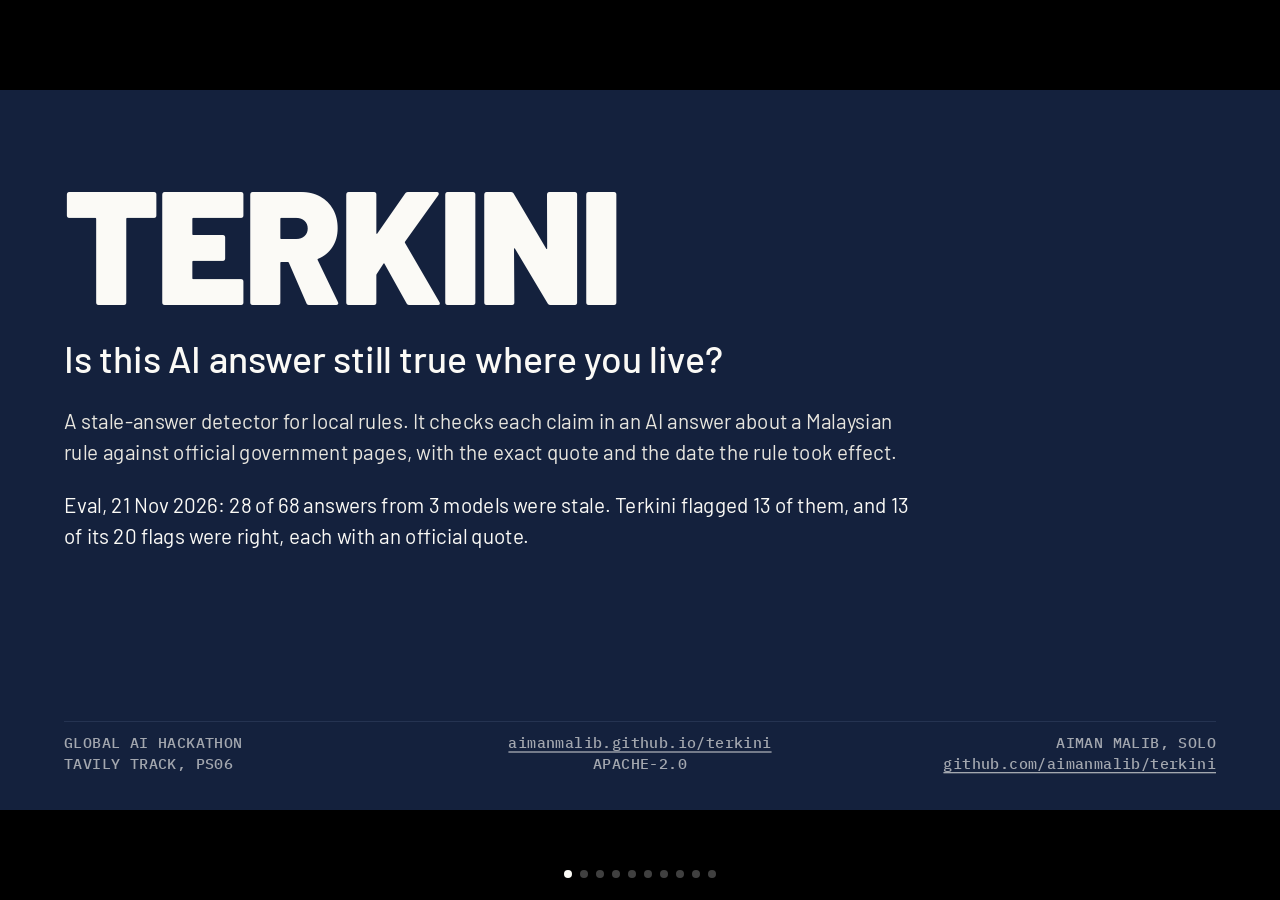
<file: deck/index.html>
<!doctype html>
<html lang="en">
<head>
<meta charset="utf-8">
<meta name="viewport" content="width=device-width, initial-scale=1">
<title>Terkini: slides</title>
<link rel="preconnect" href="https://fonts.googleapis.com">
<link rel="preconnect" href="https://fonts.gstatic.com" crossorigin>
<link href="https://fonts.googleapis.com/css2?family=Barlow:wght@400;500;600;700;900&family=IBM+Plex+Mono:wght@400;500&display=swap" rel="stylesheet">
<link rel="stylesheet" href="studio.css">
<style>
/* Terkini palette = docs/index.html: ink 14213d, paper fbfaf6, verdicts fresh 1f7a4d / unsure 9a6700 / stale b3261e.
   Studio binary: ink surface with paper type, paper surface with ink type. Verdict colours only on paper. */
:root{--ink:#14213D;--ink-alt:#1C2B4A;--acc:#FBFAF6;--acc-rgb:251,250,246;--body:#E8E6DF;--border-dark:#2E3C5C;--fresh:#1F7A4D;--unsure:#9A6700;--stale:#B3261E}
.v{display:inline-block;font:900 30px/1 Barlow;letter-spacing:.03em;padding:12px 20px 10px;border:3px solid;border-radius:999px;background:#FBFAF6;text-transform:uppercase}
.v.ok{color:var(--fresh)}.v.uns{color:var(--unsure)}.v.old{color:var(--stale)}
.box{border:2px solid var(--ink);padding:18px 24px}
.box b{font:900 30px/1.1 Barlow;text-transform:uppercase}
.box div{font-size:25px;margin-top:6px}
.box.fill{background:var(--ink)}
.box.fill b{color:var(--acc)}.box.fill div{color:var(--body)}
.arrow{height:30px;border-left:2px solid var(--ink);margin-left:56px}
.side{display:grid;grid-template-columns:1fr 1fr;gap:72px}
blockquote{margin:0;font:500 50px/1.3 Barlow;color:var(--ink);border-left:6px solid var(--stale);padding-left:28px}
blockquote.now{border-left-color:var(--fresh)}
pre.code{font-size:23px;line-height:1.45}
pre.code .old{color:#FF8A80}pre.code .ok{color:#8BE0B0}pre.code .uns{color:#FFD27A}
.bars{display:grid;gap:22px}
.bar{display:grid;grid-template-columns:1fr 80px;align-items:center;column-gap:18px;row-gap:8px}
.bar span{grid-column:1/-1;font:500 24px/1.25 Barlow;color:var(--ink)}
.bar i{display:block;height:34px;width:var(--w);background:var(--ink)}
.bar i.nq{background:none;border:2px dashed var(--on-light-3)}
.bar b{font:700 40px/1 Barlow;color:var(--ink);font-variant-numeric:tabular-nums}
.next{margin:0;padding-left:1.3em}.next li{margin-top:4px}
</style>
</head>
<body>
<!-- Every number on these slides comes from README.md (recorded runs of 20 Nov 2026, eval of 21 Nov 2026). Do not add numbers here. -->
<div class="deck-viewport"><div class="deck-stage" id="stage">

<!-- === 01 COVER === -->
<section class="slide dark">
  <div style="display:flex;flex-direction:column;gap:34px;margin-top:70px;max-width:1500px">
    <h1 class="display" data-anim style="font-size:240px">Terkini</h1>
    <p class="lead" data-anim style="--d:2;font-size:56px;color:var(--acc)">Is this AI answer still true where you live?</p>
    <p class="p" data-anim style="--d:3;max-width:1300px">A stale-answer detector for local rules. It checks each claim in an AI answer about a Malaysian rule against official government pages, with the exact quote and the date the rule took effect.</p>
    <p class="p" data-anim style="--d:4;max-width:1300px;color:var(--acc)">Eval, 21 Nov 2026: 28 of 68 answers from 3 models were stale. Terkini flagged 13 of them, and 13 of its 20 flags were right, each with an official quote.</p>
  </div>
  <div style="margin-top:auto;display:grid;grid-template-columns:1fr 1fr 1fr;border-top:1px solid var(--border-dark);padding-top:16px" class="cap">
    <span>Global AI Hackathon<br>Tavily track, PS06</span>
    <span style="text-align:center"><a href="https://aimanmalib.github.io/terkini/">aimanmalib.github.io/terkini</a><br>Apache-2.0</span>
    <span style="text-align:right">Aiman Malib, solo<br><a href="https://github.com/aimanmalib/terkini">github.com/aimanmalib/terkini</a></span>
  </div>
</section>

<!-- === 02 PROBLEM === -->
<section class="slide light">
  <div class="chrome"><span>Problem and potential impact</span><span>02 / 10</span></div>
  <div class="body" style="gap:44px">
    <h2 class="h2" data-anim>AI answers keep old rules alive</h2>
    <div class="side">
      <div data-anim style="--d:2;display:flex;flex-direction:column;gap:18px">
        <p class="cap" style="margin:0;color:var(--on-light-2)">Grok 4.7, asked for the standard service tax rate</p>
        <blockquote>"The standard service tax rate in Malaysia is 6%."</blockquote>
      </div>
      <div data-anim style="--d:3;display:flex;flex-direction:column;gap:18px">
        <p class="cap" style="margin:0;color:var(--on-light-2)">customs.gov.my, read through Tavily on 21 Nov 2026</p>
        <blockquote class="now">"…the service tax rate for most prescribed taxable services … will increase from 6% to 8%, effective from 01 March 2024."</blockquote>
      </div>
    </div>
    <ul class="dash" data-anim style="--d:4;margin-top:auto;margin-bottom:10px">
      <li>Minimum wage, EPF rates, tariffs and e-invoicing limits change by order. Models learned the old figure.</li>
      <li>The people who ask are small employers and shop owners. A stale answer can mean a wrong payslip.</li>
    </ul>
  </div>
  <div class="foot"><span>Terkini</span><span>Problem</span></div>
</section>

<!-- === 03 INNOVATION === -->
<section class="slide dark">
  <div class="chrome"><span>Innovation</span><span>03 / 10</span></div>
  <div class="body" style="gap:50px">
    <h2 class="h2" data-anim>Official pages decide. Code checks the quote.</h2>
    <div style="display:grid;grid-template-columns:1fr 1fr 1fr;gap:56px">
      <div class="col on" data-anim style="--d:2"><h3 class="h3">Official domains only</h3><p class="p" style="font-size:28px">Tavily searches only the domains in the country pack. A blog or a news site can add context. It cannot decide a verdict.</p></div>
      <div class="col on" data-anim style="--d:3"><h3 class="h3">No quote, no verdict</h3><p class="p" style="font-size:28px">The judge model must quote the official page. Code checks the quote word for word, and the date must sit inside it. Otherwise the claim is unverifiable.</p></div>
      <div class="col on" data-anim style="--d:4"><h3 class="h3">A date, not just a flag</h3><p class="p" style="font-size:28px">The report says when the rule took effect, and the date the answer reads as if it were written before.</p></div>
    </div>
    <div data-anim style="--d:5;display:flex;gap:16px;margin-top:auto;margin-bottom:12px"><span class="v ok">current</span><span class="v uns">unverifiable</span><span class="v old">outdated</span></div>
  </div>
  <div class="foot"><span>Terkini</span><span>Verdict · quote · date</span></div>
</section>

<!-- === 04 TECHNICAL EXECUTION === -->
<section class="slide light">
  <div class="chrome"><span>Technical execution · Architecture</span><span>04 / 10</span></div>
  <div class="body" style="display:grid;grid-template-columns:760px 1fr;gap:90px">
    <div style="display:flex;flex-direction:column;gap:36px">
      <h2 class="h2" data-anim>One claim, six steps</h2>
      <ul class="dash" data-anim style="--d:2">
        <li>Python, FastAPI, httpx and Pydantic. Every weight, limit, domain and model id lives in a config file.</li>
        <li>The score is plain arithmetic from <span class="hl">config/score.toml</span>, so it is the same on every machine.</li>
        <li>Tests run offline on recorded live runs. They hold no keys.</li>
      </ul>
    </div>
    <div data-anim style="--d:3;display:flex;flex-direction:column">
      <div class="box"><b>Extract claims</b><div>model via Bifrost, JSON</div></div><div class="arrow"></div>
      <div class="box"><b>Tavily Search</b><div>official domains only, retry once deeper</div></div><div class="arrow"></div>
      <div class="box"><b>Tavily Extract</b><div>top 2 official pages, PDFs included</div></div><div class="arrow"></div>
      <div class="box"><b>Judge</b><div>model from another vendor, via Bifrost</div></div><div class="arrow"></div>
      <div class="box fill"><b>Quote check in code</b><div>word for word on the named page</div></div><div class="arrow"></div>
      <div class="box"><b>Score</b><div>fixed weights, effective date</div></div>
    </div>
  </div>
  <div class="foot"><span>Terkini</span><span>Code has the last word</span></div>
</section>

<!-- === 05 USE OF AI: TAVILY + BIFROST === -->
<section class="slide dark">
  <div class="chrome"><span>Use of AI</span><span>05 / 10</span></div>
  <div class="body" style="gap:44px">
    <h2 class="h2" data-anim>How Tavily and Bifrost each contribute</h2>
    <div class="side" style="flex:1">
      <div class="col on" data-anim style="--d:2">
        <h3 class="h3">Tavily: the evidence</h3>
        <ul class="dash" style="gap:14px">
          <li style="font-size:27px">Search with the pack's domains and <span class="hl">include_domains_mode = restrict</span>.</li>
          <li style="font-size:27px"><span class="hl">max_age_hours = 0</span> for rules that change often; on HTTP 434, one retry marked "Tavily cached copy".</li>
          <li style="font-size:27px">Extract reads the official pages and PDFs the quote is checked against.</li>
          <li style="font-size:27px">Credits read from every response; a guard stops a run before a limit.</li>
        </ul>
      </div>
      <div class="col on" data-anim style="--d:3">
        <h3 class="h3">Bifrost: every model call</h3>
        <ul class="dash" style="gap:14px">
          <li style="font-size:27px">One virtual key with a daily budget and rate limits.</li>
          <li style="font-size:27px">Fallback models on every request; an upstream timeout moves to the next one.</li>
          <li style="font-size:27px">Three answering models from three vendors. The judge is from a fourth, so no model grades itself.</li>
          <li style="font-size:27px">The official image, pinned by digest.</li>
        </ul>
      </div>
    </div>
  </div>
  <div class="foot"><span>Terkini</span><span>Evidence · gateway</span></div>
</section>

<!-- === 06 EVALUATION === -->
<section class="slide dark">
  <div class="chrome"><span>Technical execution · Evaluation</span><span>06 / 10</span></div>
  <div class="body" style="gap:40px">
    <h2 class="h2" data-anim>68 answers, 3 models, one answer key</h2>
    <p class="p" data-anim style="--d:2;max-width:1500px">23 questions about Malaysian rules. The key was read from official pages before any model answered. Every answer was checked on 21 Nov 2026.</p>
    <div class="stats" style="grid-template-columns:repeat(4,1fr)">
      <div class="stat" data-anim style="--d:3"><b>28</b><span>of 68 answers differ from the current official value</span></div>
      <div class="stat" data-anim style="--d:4"><b>13</b><span>of them flagged by Terkini, with the official quote</span></div>
      <div class="stat" data-anim style="--d:5"><b>65%</b><span>precision: 13 of 20 flags were right</span></div>
      <div class="stat" data-anim style="--d:6"><b>46%</b><span>recall: most misses end unverifiable, not wrong</span></div>
    </div>
    <ul class="dash" data-anim style="--d:7;margin-top:24px">
      <li>With the hybrid step: the model proposes a current value, an official quote must state it. Two of its three extra catches are weak matches (docs/EVAL.md). v0.1.0 without it: 10 of 17 flags right, 59% precision, 36% recall.</li>
      <li>Grok 4.7: 20 of 23 answers differ from the key; 12 flagged, 12 right. DeepSeek: 6 differ; 4 flagged, 1 right. Kimi: 2 differ; 4 flagged, none right.</li>
      <li>214 claims checked, 79 verdicts backed by an exact official quote, 276 + 67 Tavily credits.</li>
    </ul>
  </div>
  <div class="foot"><span>Terkini</span><span>docs/EVAL.md · eval/my/results.json</span></div>
</section>

<!-- === 07 PAGE === -->
<section class="slide light">
  <div class="chrome"><span>User experience</span><span>07 / 10</span></div>
  <div class="body" style="gap:30px">
    <div style="display:grid;grid-template-columns:1fr 760px;gap:50px;align-items:end">
      <h2 class="h2" data-anim>Each claim marked in the answer</h2>
      <p class="p" data-anim style="--d:2;font-size:27px">Six recorded runs, English and Bahasa Melayu, no key. Open a claim to see the official quote, the date and the source.</p>
    </div>
    <div class="frame top" data-anim style="--d:3"><img src="img/replay-page.png" alt="The replay page: recorded runs on the left; the answer with each claim underlined in its verdict colour; an outdated claim card with the official value and the date it took effect"></div>
  </div>
  <div class="foot"><span>Terkini</span><span><a href="https://aimanmalib.github.io/terkini/">aimanmalib.github.io/terkini</a></span></div>
</section>

<!-- === 08 WORKING PROTOTYPE === -->
<section class="slide light">
  <div class="chrome"><span>Working prototype</span><span>08 / 10</span></div>
  <div class="body" style="gap:30px">
    <div style="display:grid;grid-template-columns:1fr 860px;gap:50px;align-items:end">
      <h2 class="h2" data-anim>A live eval run, shown offline</h2>
      <p class="p" data-anim style="--d:2;font-size:27px">No key needed:<br><span class="mono" style="font-size:24px">uv run terkini check --pack my --case my-03--grok-4-7</span></p>
    </div>
<pre class="code" data-anim style="--d:3">Terkini · pack my · checked on 2026-11-21 (eval run, 2026-11-21)

<span class="old">OLD outdated      score   0</span>  The standard service tax rate in Malaysia is 6%.
      official now: 8%
      in force from: 2024-03-01
      source: https://mystods.customs.gov.my/storage/app/media/pdf/guide/guide-on-…
      quote: "… the service tax rate for most prescribed taxable services under
              Service Tax Act 2018 (“STA 2018”) … will increase from 6% to 8%,
              effective from 01 March 2024."
…
2 claims checked, 1 outdated, 2 skipped, 1 Tavily credits
<span class="uns">This answer reads as if written before 2024-03-01</span></pre>
    <p class="p" data-anim style="--d:4;font-size:26px">The answer key labels this Grok 4.7 answer stale. Misses and false alarms are listed in docs/EVAL.md; <span class="mono" style="font-size:24px">--case my-12-kimi-k3-1-pro</span> replays one false alarm.</p>
  </div>
  <div class="foot"><span>Terkini</span><span>Command line · HTTP API · demo/run.sh</span></div>
</section>

<!-- === 09 SCALABILITY === -->
<section class="slide dark">
  <div class="chrome"><span>Scalability and potential</span><span>09 / 10</span></div>
  <div class="body" style="gap:44px">
    <h2 class="h2" data-anim>A new country is a new pack file</h2>
    <div class="side">
      <ul class="dash" data-anim style="--d:2">
        <li>A pack lists official domains, claim categories, which ones change often, and the evaluation questions. Code holds no domains.</li>
        <li>A claim checked today is reused from a local cache at no cost.</li>
        <li>Per-run and daily credit limits live in <span class="hl">config/budget.toml</span>.</li>
      </ul>
      <ul class="dash" data-anim style="--d:3">
        <li>POST /api/check returns the same report as JSON, so a chatbot or a help desk can check an answer before it is sent.</li>
        <li>Any OpenAI-compatible provider works behind Bifrost.</li>
      </ul>
    </div>
    <div class="stats" style="grid-template-columns:repeat(3,1fr);margin-top:auto;margin-bottom:12px">
      <div class="stat" data-anim style="--d:4"><b>12</b><span>official Malaysian domains in the pack</span></div>
      <div class="stat" data-anim style="--d:5"><b>23</b><span>evaluation questions with an answer key</span></div>
      <div class="stat" data-anim style="--d:6"><b>3</b><span>live runs recorded, replayed in tests</span></div>
    </div>
  </div>
  <div class="foot"><span>Terkini</span><span>Packs · cache · limits</span></div>
</section>

<!-- === 10 STATUS === -->
<section class="slide light">
  <div class="chrome"><span>Status · Next</span><span>10 / 10</span></div>
  <div class="body" style="gap:36px">
    <h2 class="h2" data-anim>What works, known limits, next</h2>
    <div style="display:grid;grid-template-columns:1fr 1fr;gap:72px;align-items:start">
      <div data-anim style="--d:2">
        <p class="cap" style="margin:0 0 22px;color:var(--on-light-2)">Stale answers flagged, of 28 · eval of 21 Nov 2026</p>
        <div class="bars">
          <div class="bar"><span>Judge model alone, no official page</span><i style="--w:85.7%" class="nq"></i><b>24</b></div>
          <div class="bar"><span>Terkini with the hybrid step</span><i style="--w:46.4%"></i><b>13</b></div>
          <div class="bar"><span>Terkini v0.1.0</span><i style="--w:35.7%"></i><b>10</b></div>
          <div class="bar"><span>Naive rule: value missing from the official quote</span><i style="--w:35.7%" class="nq"></i><b>10</b></div>
        </div>
        <p class="p" style="font-size:24px;margin-top:22px;color:var(--on-light-2)">Dark bars: Terkini, every flag backed by an exact official quote. Dashed bars: baselines on the same 68 answers; the model alone gives no source.</p>
      </div>
      <div style="display:flex;flex-direction:column;gap:26px">
        <div class="col on" data-anim style="--d:3;gap:10px"><h3 class="h3" style="font-size:34px">Works</h3><p class="p" style="font-size:25px">Command line, HTTP API, the replay page, demo/run.sh with Docker only, the eval over 68 answers.</p></div>
        <div class="col" data-anim style="--d:4;gap:10px"><h3 class="h3" style="font-size:34px">Known limits</h3><p class="p" style="font-size:25px">Recall 46%: most misses end unverifiable. No India pack. The page replays runs; live checks run on your machine.</p></div>
        <div class="col" data-anim style="--d:5;gap:10px"><h3 class="h3" style="font-size:34px">Next</h3><ol class="p next" style="font-size:25px"><li>Search the pack's canonical official pages first.</li><li>Rank evidence by document date.</li><li>Add the India pack.</li></ol></div>
      </div>
    </div>
    <p class="cap" data-anim style="--d:6;margin:auto 0 0;color:var(--on-light-2)"><span class="hl" style="text-transform:none">Not legal advice.</span> · <a href="https://github.com/aimanmalib/terkini">github.com/aimanmalib/terkini</a> · <a href="https://aimanmalib.github.io/terkini/">aimanmalib.github.io/terkini</a></p>
  </div>
  <div class="foot"><span>Terkini</span><span>Built during the Global AI Hackathon, 21 Nov 2026</span></div>
</section>

</div></div>
<script src="studio.js"></script>
</body>
</html>
</file>
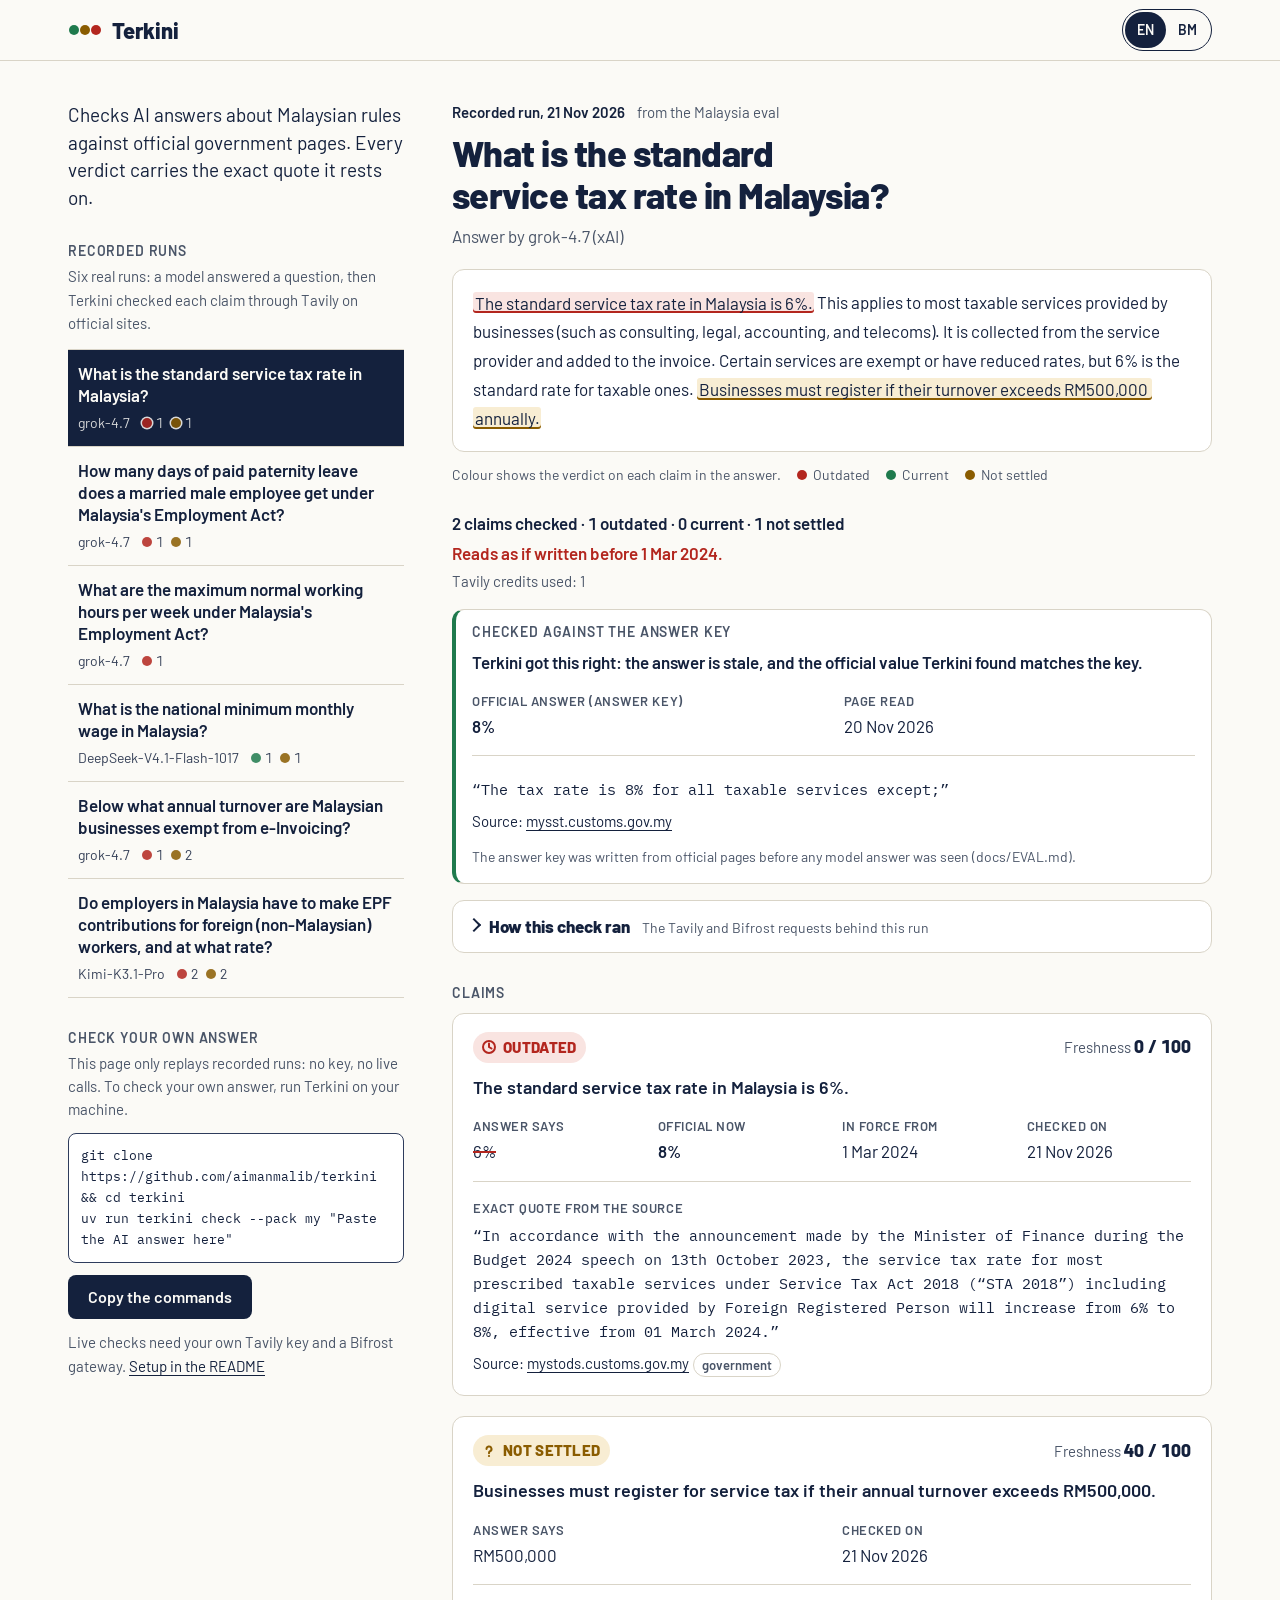
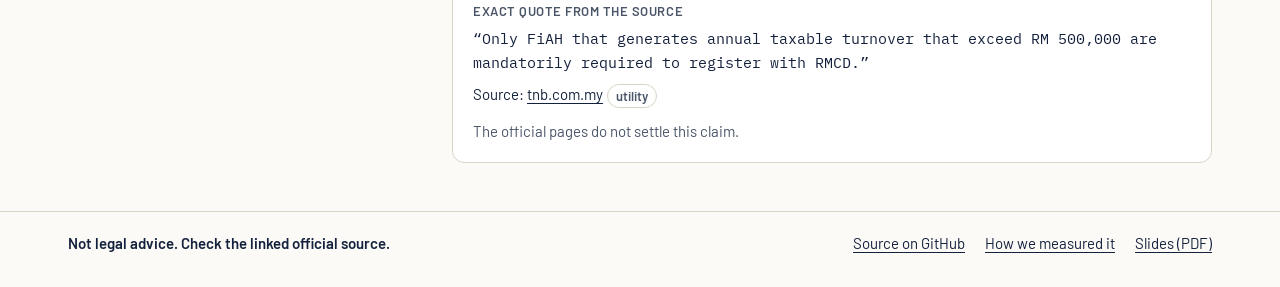
<file: docs/index.html>
<!doctype html>
<html lang="en">
<head>
<meta charset="utf-8">
<meta name="viewport" content="width=device-width, initial-scale=1">
<title>Terkini: is this AI answer still true in Malaysia?</title>
<meta name="description" content="Terkini checks AI answers about Malaysian rules against official government pages, with exact quotes and a freshness score.">
<meta name="color-scheme" content="light">
<meta name="theme-color" content="#14213d">
<link rel="canonical" href="https://aimanmalib.github.io/terkini/">
<link rel="icon" href="favicon.svg" type="image/svg+xml">
<link rel="icon" href="favicon.ico" sizes="32x32">
<link rel="apple-touch-icon" href="apple-touch-icon.png">
<link rel="manifest" href="site.webmanifest">
<meta property="og:type" content="website">
<meta property="og:site_name" content="Terkini">
<meta property="og:url" content="https://aimanmalib.github.io/terkini/">
<meta property="og:title" content="Terkini: is this AI answer still true in Malaysia?">
<meta property="og:description" content="Checks AI answers about Malaysian rules against official government pages. Every verdict carries the exact quote it rests on. Six recorded runs, English and Bahasa Melayu.">
<meta property="og:image" content="https://aimanmalib.github.io/terkini/og.png">
<meta property="og:image:width" content="1200">
<meta property="og:image:height" content="630">
<meta property="og:image:alt" content="Terkini flags an AI answer as outdated: the service tax rate it gave, 6%, is now 8% on the customs page.">
<meta property="og:locale" content="en_GB">
<meta property="og:locale:alternate" content="ms_MY">
<meta name="twitter:card" content="summary_large_image">
<meta name="twitter:title" content="Terkini: is this AI answer still true in Malaysia?">
<meta name="twitter:description" content="Checks AI answers about Malaysian rules against official government pages, with the exact quote behind every verdict.">
<meta name="twitter:image" content="https://aimanmalib.github.io/terkini/og.png">
<meta name="twitter:image:alt" content="Terkini flags an AI answer as outdated: the service tax rate it gave, 6%, is now 8% on the customs page.">
<link rel="preload" href="fonts/barlow-400.woff2" as="font" type="font/woff2" crossorigin>
<link rel="preload" href="fonts/barlow-800.woff2" as="font" type="font/woff2" crossorigin>
<style>
  @font-face { font-family: "Barlow"; src: url("fonts/barlow-400.woff2") format("woff2"); font-weight: 400; font-display: swap; }
  @font-face { font-family: "Barlow"; src: url("fonts/barlow-600.woff2") format("woff2"); font-weight: 600; font-display: swap; }
  @font-face { font-family: "Barlow"; src: url("fonts/barlow-800.woff2") format("woff2"); font-weight: 800; font-display: swap; }
  @font-face { font-family: "Plex Mono"; src: url("fonts/plex-mono-400.woff2") format("woff2"); font-weight: 400; font-display: swap; }

  :root {
    --ink: #14213d; --ink-2: #2e3c5c; --muted: #4a5568; --paper: #fbfaf6; --sheet: #ffffff; --line: #d9d4c7;
    --fresh: #1f7a4d; --fresh-tint: #e3f1e8;
    --stale: #b3261e; --stale-tint: #f9e4e1;
    --unsure: #8a5c00; --unsure-tint: #f8edd3;
    --sans: "Barlow", ui-sans-serif, system-ui, -apple-system, "Segoe UI", Roboto, sans-serif;
    --mono: "Plex Mono", ui-monospace, "SFMono-Regular", Menlo, Consolas, monospace;
    --radius: 12px; --gap: 1.25rem;
  }
  * { box-sizing: border-box; }
  html { -webkit-text-size-adjust: 100%; scrollbar-color: var(--line) var(--paper); }
  body { margin: 0; background: var(--paper); color: var(--ink); font: 400 1.0625rem/1.55 var(--sans); }
  ::selection { background: var(--ink); color: var(--paper); }
  a { color: var(--ink); text-decoration-thickness: 1px; text-underline-offset: .18em; }
  a:hover { text-decoration-thickness: 2px; }
  :focus-visible { outline: 2px solid var(--ink); outline-offset: 2px; }
  h1, h2, h3 { margin: 0; line-height: 1.15; text-wrap: balance; }
  p { margin: 0; }
  .sr { position: absolute; width: 1px; height: 1px; overflow: hidden; clip-path: inset(50%); white-space: nowrap; }

  .top { border-bottom: 1px solid var(--line); background: var(--paper); }
  .top-in, .layout, .foot-in { max-width: 74rem; margin: 0 auto; padding-inline: 1.25rem; }
  .top-in { display: flex; align-items: center; justify-content: space-between; gap: 1rem; min-height: 3.75rem; }
  .brand { display: flex; align-items: center; gap: .625rem; font-weight: 800; font-size: 1.375rem; letter-spacing: -.01em; text-decoration: none; }
  .brand svg { flex: none; }
  .langs { display: flex; border: 1px solid var(--ink); border-radius: 999px; padding: 2px; }
  .langs button { font: 600 .875rem/1 var(--sans); color: var(--ink); background: none; border: 0; border-radius: 999px;
    padding: .5rem .75rem; min-height: 2.25rem; cursor: pointer; }
  .langs button[aria-pressed="true"] { background: var(--ink); color: var(--paper); }

  .layout { display: grid; gap: 2rem; padding-block: 1.75rem 3rem; }
  @media (min-width: 60rem) { .layout { grid-template-columns: 21rem minmax(0, 1fr); gap: 3rem; padding-top: 2.5rem; } }
  .rail { display: grid; gap: 2rem; align-content: start; min-width: 0; }
  .lede { font-size: 1.1875rem; line-height: 1.45; }
  .rail h2, .claims-h { font-size: .875rem; font-weight: 600; letter-spacing: .06em; text-transform: uppercase; color: var(--muted); }
  .hint { color: var(--muted); font-size: .9375rem; margin-top: .375rem; }

  .cases { list-style: none; margin: .875rem 0 0; padding: 0; border-top: 1px solid var(--line); }
  .case { display: block; width: 100%; text-align: left; font: inherit; color: inherit; background: none; cursor: pointer;
    border: 0; border-bottom: 1px solid var(--line); padding: .75rem .625rem; }
  .case:hover { background: var(--sheet); }
  .case[aria-current="true"] { background: var(--ink); color: var(--paper); }
  .case-q { display: block; font-weight: 600; line-height: 1.3; overflow-wrap: anywhere; }
  .case-meta { display: flex; flex-wrap: wrap; align-items: center; gap: .25rem .75rem; margin-top: .375rem; font-size: .875rem; opacity: .85; }
  .tally { display: inline-flex; gap: .5rem; }
  .tally span { display: inline-flex; align-items: center; gap: .25rem; font-variant-numeric: tabular-nums; }
  .dot { width: .625rem; height: .625rem; border-radius: 50%; flex: none; box-shadow: 0 0 0 1.5px var(--paper); }
  .dot.outdated { background: var(--stale); } .dot.current { background: var(--fresh); } .dot.unverifiable { background: var(--unsure); }

  .own pre { margin: .75rem 0 0; background: var(--sheet); border: 1px solid var(--ink-2); border-radius: 8px; padding: .75rem;
    font: 400 .8125rem/1.6 var(--mono); white-space: pre-wrap; overflow-wrap: anywhere; }
  .own-row { display: flex; flex-wrap: wrap; align-items: center; gap: .5rem 1rem; margin-top: .75rem; }
  .btn { font: 600 1rem/1 var(--sans); color: var(--paper); background: var(--ink); border: 0; border-radius: 8px;
    padding: .75rem 1.25rem; min-height: 2.75rem; cursor: pointer; }
  .btn:hover { background: var(--ink-2); }
  .copy-msg { font-size: .9375rem; overflow-wrap: anywhere; }
  .own-note { margin-top: .75rem; color: var(--muted); font-size: .9375rem; }
  .jump { display: none; }
  /* Phone and tablet: the selected run comes right after the tagline, before the list of runs (red team T2). */
  @media (max-width: 59.99rem) {
    .rail { display: contents; }
    .lede { order: 1; } .result { order: 2; } .runs { order: 3; } .own { order: 4; }
    .jump { display: inline; }
  }

  .result { min-width: 0; }
  .run-label { display: flex; flex-wrap: wrap; gap: .25rem .75rem; font-size: .9375rem; color: var(--muted); }
  .run-label b { color: var(--ink); font-weight: 600; }
  .q { font-size: clamp(1.5rem, 4.2vw, 2.25rem); font-weight: 800; letter-spacing: -.015em; margin-top: .5rem; overflow-wrap: anywhere; }
  .by { margin-top: .5rem; color: var(--muted); }
  .answer { margin-top: 1.25rem; background: var(--sheet); border: 1px solid var(--line); border-radius: var(--radius);
    padding: 1.125rem 1.25rem; white-space: pre-wrap; overflow-wrap: anywhere; line-height: 1.7; }
  .hl { color: inherit; text-decoration: none; border-radius: 3px; padding: .05em .1em; -webkit-box-decoration-break: clone; box-decoration-break: clone; }
  .hl.outdated { background: var(--stale-tint); box-shadow: inset 0 -2px 0 var(--stale); }
  .hl.current { background: var(--fresh-tint); box-shadow: inset 0 -2px 0 var(--fresh); }
  .hl.unverifiable { background: var(--unsure-tint); box-shadow: inset 0 -2px 0 var(--unsure); }
  .hl:hover { text-decoration: underline; text-decoration-thickness: 1px; }
  .legend { display: flex; flex-wrap: wrap; gap: .375rem 1rem; margin-top: .75rem; font-size: .875rem; color: var(--muted); }
  .legend span { display: inline-flex; align-items: center; gap: .375rem; }
  .summary { margin-top: 1.5rem; font-weight: 600; font-variant-numeric: tabular-nums; }
  .asof { margin-top: .25rem; color: var(--stale); font-weight: 600; }
  .credits { margin-top: .25rem; color: var(--muted); font-size: .9375rem; }

  .keybox { margin-top: 1rem; background: var(--sheet); border: 1px solid var(--line); border-left: 4px solid var(--fresh);
    border-radius: var(--radius); padding: .875rem 1rem 1rem; }
  .keybox.catch_partial { border-left-color: var(--unsure); }
  .keybox.false_alarm { border-left-color: var(--stale); }
  .key-h { margin: 0; font-size: .875rem; font-weight: 600; letter-spacing: .06em; text-transform: uppercase; color: var(--muted); }
  .key-outcome { margin: .5rem 0 0; font-weight: 600; }
  .key-note { margin: .75rem 0 0; color: var(--muted); font-size: .875rem; }
  .trace { margin-top: 1rem; background: var(--sheet); border: 1px solid var(--line); border-radius: var(--radius); }
  .trace summary { cursor: pointer; list-style: none; display: flex; flex-wrap: wrap; align-items: baseline; gap: .125rem .75rem;
    padding: .75rem 1rem .75rem 2.25rem; position: relative; border-radius: var(--radius); }
  .trace summary::-webkit-details-marker { display: none; }
  .trace summary::before { content: ""; position: absolute; left: 1rem; top: 1.15rem; width: .5rem; height: .5rem;
    border-right: 2px solid var(--ink); border-bottom: 2px solid var(--ink); transform: rotate(-45deg); }
  .trace[open] summary::before { transform: rotate(45deg); top: 1rem; }
  .tr-title { font-weight: 700; }
  .tr-hint { color: var(--muted); font-size: .875rem; }
  .tr-sec { padding: .25rem 1rem 1rem; border-top: 1px solid var(--line); }
  .tr-sec h4 { margin: .875rem 0 0; font-size: .8125rem; font-weight: 700; letter-spacing: .04em; text-transform: uppercase; color: var(--ink-2); }
  .tr-dl { margin: .5rem 0 0; display: grid; gap: .5rem; }
  .tr-dl div { min-width: 0; }
  .tr-dl dt { font-size: .8125rem; font-weight: 600; color: var(--muted); }
  .tr-dl dd { margin: .125rem 0 0; font-size: .9375rem; overflow-wrap: anywhere; }
  .tr-chips { display: flex; flex-wrap: wrap; gap: .25rem .375rem; }
  .trace code { font: 400 .8125rem/1.5 var(--mono); overflow-wrap: anywhere; }
  .tr-chips code { border: 1px solid var(--line); border-radius: 6px; padding: 0 .375rem; }
  .tr-list { list-style: none; margin: .625rem 0 0; padding: 0; display: grid; gap: .625rem; }
  .tr-list li { min-width: 0; padding-left: .75rem; border-left: 2px solid var(--line); }
  .tr-k { font-size: .8125rem; font-weight: 600; color: var(--muted); }
  .tr-q { margin-top: .125rem; }
  .tr-meta { display: flex; flex-wrap: wrap; gap: .125rem .875rem; margin-top: .125rem; font-size: .875rem; color: var(--muted); font-variant-numeric: tabular-nums; }
  .tr-meta .tr-fb { color: var(--unsure); font-weight: 700; }
  .tr-note { margin-top: .625rem; font-size: .875rem; color: var(--muted); overflow-wrap: anywhere; }
  .tr-total { margin-top: .625rem; font-size: .9375rem; font-weight: 600; font-variant-numeric: tabular-nums; }
  .claims-h { margin-top: 2rem; }
  .claims { list-style: none; margin: .75rem 0 0; padding: 0; display: grid; gap: var(--gap); }
  .claim { background: var(--sheet); border: 1px solid var(--line); border-radius: var(--radius); padding: 1.125rem 1.25rem; scroll-margin-top: 1rem; }
  .claim:target { border-color: var(--ink); }
  .claim-top { display: flex; align-items: center; justify-content: space-between; gap: .75rem; flex-wrap: wrap; }
  .badge { display: inline-flex; align-items: center; gap: .375rem; font-weight: 800; font-size: .9375rem; letter-spacing: .02em;
    text-transform: uppercase; padding: .25rem .625rem .25rem .5rem; border-radius: 999px; }
  .badge.outdated { color: var(--stale); background: var(--stale-tint); }
  .badge.current { color: var(--fresh); background: var(--fresh-tint); }
  .badge.unverifiable { color: var(--unsure); background: var(--unsure-tint); }
  .score { font-variant-numeric: tabular-nums; color: var(--muted); font-size: .9375rem; }
  .score b { color: var(--ink); font-weight: 800; font-size: 1.125rem; }
  .claim-text { margin-top: .75rem; font-size: 1.125rem; font-weight: 600; line-height: 1.4; overflow-wrap: anywhere; }
  .facts { display: grid; grid-template-columns: repeat(auto-fit, minmax(9.5rem, 1fr)); gap: .75rem 1.25rem; margin: 1rem 0 0; }
  .facts div { min-width: 0; }
  .facts dt { font-size: .8125rem; font-weight: 600; letter-spacing: .04em; text-transform: uppercase; color: var(--muted); }
  .facts dd { margin: .125rem 0 0; overflow-wrap: anywhere; }
  .facts .stated dd { text-decoration: line-through; text-decoration-color: var(--stale); text-decoration-thickness: 2px; }
  .facts .now dd { font-weight: 600; }
  .quote { margin: 1rem 0 0; padding-top: 1rem; border-top: 1px solid var(--line); }
  .quote-h { font-size: .8125rem; font-weight: 600; letter-spacing: .04em; text-transform: uppercase; color: var(--muted); }
  .quote blockquote { margin: .375rem 0 0; font: 400 .9375rem/1.6 var(--mono); overflow-wrap: anywhere; }
  .quote blockquote::before { content: "\201C"; } .quote blockquote::after { content: "\201D"; }
  .quote figcaption { margin-top: .5rem; font-size: .9375rem; overflow-wrap: anywhere; }
  .tags { display: inline-flex; flex-wrap: wrap; gap: .375rem; margin-left: .25rem; vertical-align: middle; }
  .tag { font-size: .8125rem; font-weight: 600; border: 1px solid var(--line); border-radius: 999px; padding: .0625rem .5rem; color: var(--muted); }
  .why { margin-top: .75rem; color: var(--muted); font-size: .9375rem; }
  .other { margin-top: 1rem; color: var(--muted); font-size: .9375rem; }
  .state { margin-top: 1rem; color: var(--muted); }

  .foot { border-top: 1px solid var(--line); }
  .foot-in { display: flex; flex-wrap: wrap; gap: .5rem 1.5rem; justify-content: space-between; padding-block: 1.25rem 2rem; font-size: .9375rem; }
  .foot nav { display: flex; flex-wrap: wrap; gap: .5rem 1.25rem; }
  .advice { font-weight: 600; }

  @media (max-width: 30rem) {
    .answer, .claim { padding: 1rem; }
    .brand span { font-size: 1.25rem; }
  }
  @media (prefers-reduced-motion: no-preference) { html { scroll-behavior: smooth; } }
</style>
</head>
<body>
<svg width="0" height="0" style="position:absolute" aria-hidden="true">
  <symbol id="i-current" viewBox="0 0 16 16"><path d="M3 8.5l3.2 3L13 4.5" fill="none" stroke="currentColor" stroke-width="2" stroke-linecap="round" stroke-linejoin="round"/></symbol>
  <symbol id="i-outdated" viewBox="0 0 16 16"><circle cx="8" cy="8" r="6" fill="none" stroke="currentColor" stroke-width="2"/><path d="M8 4.5V8l2.5 1.5" fill="none" stroke="currentColor" stroke-width="2" stroke-linecap="round"/></symbol>
  <symbol id="i-unverifiable" viewBox="0 0 16 16"><path d="M5.5 6a2.5 2.5 0 1 1 3.6 2.2c-.7.4-1.1.9-1.1 1.7v.3" fill="none" stroke="currentColor" stroke-width="2" stroke-linecap="round"/><circle cx="8" cy="13" r="1.1" fill="currentColor"/></symbol>
</svg>

<header class="top">
  <div class="top-in">
    <a class="brand" href="./">
      <svg width="34" height="12" viewBox="0 0 34 12" aria-hidden="true"><circle cx="6" cy="6" r="5" style="fill:var(--fresh)"/><circle cx="17" cy="6" r="5" style="fill:var(--unsure)"/><circle cx="28" cy="6" r="5" style="fill:var(--stale)"/></svg>
      <span>Terkini</span>
    </a>
    <div class="langs" role="group" data-i18n-aria-label="lang_switch" aria-label="Language">
      <button type="button" data-lang="en" aria-pressed="true">EN</button>
      <button type="button" data-lang="ms" aria-pressed="false">BM</button>
    </div>
  </div>
</header>

<div class="layout">
  <div class="rail">
    <h1 class="sr" data-i18n="title">Terkini: is this AI answer still true in Malaysia?</h1>
    <p class="lede" data-i18n="tagline">Checks AI answers about Malaysian rules against official government pages. Every verdict carries the exact quote it rests on.</p>

    <section class="runs" id="runs" aria-labelledby="cases-h">
      <h2 id="cases-h" data-i18n="cases_heading">Recorded runs</h2>
      <p class="hint" data-i18n="cases_intro">Six real runs: a model answered a question, then Terkini checked each claim through Tavily on official sites.</p>
      <ol class="cases" id="cases"></ol>
    </section>

    <section class="own" aria-labelledby="own-h">
      <h2 id="own-h" data-i18n="own_heading">Check your own answer</h2>
      <p class="hint" data-i18n="own_intro">This page only replays recorded runs: no key, no live calls. To check your own answer, run Terkini on your machine.</p>
      <pre id="own-cmd" data-i18n="own_command"></pre>
      <div class="own-row">
        <button class="btn" type="button" id="copy" data-i18n="own_copy">Copy the commands</button>
        <span class="copy-msg" id="copy-msg" role="status" aria-live="polite"></span>
      </div>
      <p class="own-note"><span data-i18n="own_needs">Live checks need your own Tavily key and a Bifrost gateway.</span>
        <a href="https://github.com/aimanmalib/terkini#live-mode" data-i18n="own_link">Setup in the README</a></p>
    </section>
  </div>

  <main class="result" id="result" aria-live="polite" tabindex="-1">
    <p class="state" data-i18n="loading">Loading the recorded run…</p>
  </main>
</div>

<footer class="foot">
  <div class="foot-in">
    <p class="advice" data-i18n="not_advice">Not legal advice. Check the linked official source.</p>
    <nav>
      <a href="https://github.com/aimanmalib/terkini" data-i18n="footer_repo">Source on GitHub</a>
      <a href="https://github.com/aimanmalib/terkini/blob/main/docs/EVAL.md" data-i18n="footer_eval">How we measured it</a>
      <a href="deck.pdf" data-i18n="footer_deck">Slides (PDF)</a>
    </nav>
  </div>
</footer>

<script src="app.js" defer></script>
</body>
</html>
</file>
<file: deck/studio.css>
/* studio.css — sistem slaid dikongsi (blueprint frontend-slides "studio", MIT, @9906a34).
   Deck menetapkan warna jenama dalam :root sendiri: --ink, --ink-alt, --acc, --acc-rgb, --body, --border-dark.
   Pentas tetap 1920×1080 diskalakan seluruhnya; @media print = satu slaid satu halaman (PDF vektor). */

/* === FIXED 16:9 STAGE (viewport-base.css) === */
html,body{width:100%;height:100%;margin:0;overflow:hidden;background:#000}
.deck-viewport{position:fixed;inset:0;overflow:hidden;background:#000}
.deck-stage{position:absolute;left:0;top:0;width:1920px;height:1080px;overflow:hidden;transform-origin:0 0}
.slide{position:absolute;inset:0;width:1920px;height:1080px;overflow:hidden;visibility:hidden;opacity:0;pointer-events:none}
.slide.active{visibility:visible;opacity:1;pointer-events:auto;z-index:1}
img,video,canvas,svg{max-width:100%;max-height:100%}
@page{size:1920px 1080px;margin:0}
@media print{
  html,body{width:1920px;height:auto;overflow:visible}
  .deck-viewport{position:static;overflow:visible}
  .deck-stage{position:static;width:auto;height:auto;transform:none!important}
  .slide{position:relative;visibility:visible!important;opacity:1!important;break-after:page;page-break-after:always}
  .slide:last-child{break-after:auto;page-break-after:auto}
  .deck-controls{display:none!important}
  [data-anim]{animation:none!important;opacity:1!important;transform:none!important}
}
@media (prefers-reduced-motion:reduce){*,*::before,*::after{animation-duration:.01ms!important;transition-duration:.2s!important}}

/* === SURFACES: binary palette + opacity === */
:root{--acc-2:rgba(var(--acc-rgb),.62);--acc-3:rgba(var(--acc-rgb),.34);--on-light-2:rgba(15,18,22,.68);--on-light-3:rgba(15,18,22,.38);--border-light:rgba(15,18,22,.22);--pad-x:96px;--pad-y:54px}
.slide{font-family:Barlow,system-ui,sans-serif;color:var(--fg);background:var(--bg);box-sizing:border-box;padding:var(--pad-y) var(--pad-x);display:flex!important;flex-direction:column}
.slide *{box-sizing:border-box}
.dark{--bg:var(--ink);--fg:var(--acc);--fg2:var(--acc-2);--fg3:var(--acc-3);--bd:var(--border-dark);--txt:var(--body)}
.light{--bg:var(--acc);--fg:var(--ink);--fg2:var(--on-light-2);--fg3:var(--on-light-3);--bd:var(--border-light);--txt:var(--ink)}

/* === CHROME (IBM Plex Mono = metadata only) === */
.chrome,.foot{display:flex;justify-content:space-between;font:500 19px/1 "IBM Plex Mono",monospace;letter-spacing:.05em;text-transform:uppercase;color:var(--fg2)}
.chrome{border-bottom:1px solid var(--bd);padding-bottom:12px;margin-bottom:34px}
.foot{border-top:1px solid var(--bd);padding-top:12px;margin-top:auto}
.body{flex:1;min-height:0;display:flex;flex-direction:column}

/* === TYPE === */
.display,.h1,.h2,.h3,.stat b{font-weight:900;text-transform:uppercase;color:var(--fg);margin:0}
.display{font-size:200px;line-height:.86;letter-spacing:-.02em}
.h1{font-size:124px;line-height:.9;letter-spacing:-.02em}
.h2{font-size:88px;line-height:.92;letter-spacing:-.01em}
.h3{font-size:40px;line-height:1.05;letter-spacing:-.01em;font-weight:700}
.lead{font-weight:500;font-size:38px;line-height:1.35;color:var(--txt);margin:0}
.p{font-weight:400;font-size:31px;line-height:1.48;color:var(--txt);margin:0}
.cap{font:500 22px/1.4 "IBM Plex Mono",monospace;letter-spacing:.05em;text-transform:uppercase;color:var(--fg2)}
.mono{font-family:"IBM Plex Mono",monospace;font-weight:500}
ul.dash{list-style:none;margin:0;padding:0;display:flex;flex-direction:column;gap:22px}
ul.dash li{font-size:31px;line-height:1.45;color:var(--txt);padding-left:1.5em;position:relative}
ul.dash li::before{content:"";position:absolute;left:4px;top:.68em;width:18px;height:4px;background:var(--fg)}
.hl{color:var(--fg);font-weight:600}
.light .hl{color:var(--ink);font-weight:700}
q{quotes:none;font-weight:500;color:var(--fg)}
.light q{text-decoration:underline 3px;text-underline-offset:6px}
a{color:inherit;text-decoration:none}
.slide a[href]{text-decoration:underline 2px;text-underline-offset:5px}
/* URL kekal huruf asal walau dalam label huruf besar (ID YouTube peka huruf) */
.cap a,.chrome a,.foot a{text-transform:none}

/* === COMPONENTS === */
.shot{display:block;border:1px solid var(--bd);background:var(--ink-alt)}
.frame{flex:1;min-height:0;overflow:hidden;border:1px solid var(--bd);background:var(--ink-alt)}
.frame img{width:100%;height:100%;object-fit:contain;max-height:none}
.frame.top img{object-fit:cover;object-position:top center}
.stats{display:grid;gap:40px}
.stat{border-top:2px solid var(--fg);padding-top:18px}
.stat b{display:block;font-size:96px;line-height:.9;letter-spacing:-.03em}
.stat span{display:block;margin-top:12px;font-weight:500;font-size:27px;line-height:1.3;color:var(--txt)}
table.t{width:100%;border-collapse:collapse}
table.t th{font:500 21px/1.3 "IBM Plex Mono",monospace;letter-spacing:.05em;text-transform:uppercase;text-align:left;color:var(--fg2);padding:0 24px 14px 0;border-bottom:2px solid var(--fg)}
table.t td{font-size:28px;line-height:1.36;color:var(--txt);padding:20px 24px 20px 0;border-bottom:1px solid var(--bd);vertical-align:top}
table.t td:first-child{font-weight:700;color:var(--fg)}
.light table.t td:first-child{color:var(--ink)}
pre.code{margin:0;background:#07090B;color:#DCE3EC;border-left:2px solid var(--acc);font:400 25px/1.5 "IBM Plex Mono",monospace;padding:30px 36px;white-space:pre}
.col{display:flex;flex-direction:column;gap:20px;border-top:2px solid var(--fg3);padding-top:24px}
.col.on{border-top-color:var(--fg)}

/* === MOTION === */
.slide.active [data-anim]{animation:up .5s cubic-bezier(.2,.7,.2,1) both;animation-delay:calc(var(--d,0)*90ms)}
@keyframes up{from{opacity:0;transform:translateY(28px)}to{opacity:1;transform:none}}

/* === NAV === */
.deck-controls{position:fixed;left:50%;bottom:22px;transform:translateX(-50%);z-index:1000;display:flex;gap:8px}
.deck-controls i{width:8px;height:8px;border-radius:50%;background:rgba(255,255,255,.25);display:block}
.deck-controls i.on{background:rgb(var(--acc-rgb))}
</file>
